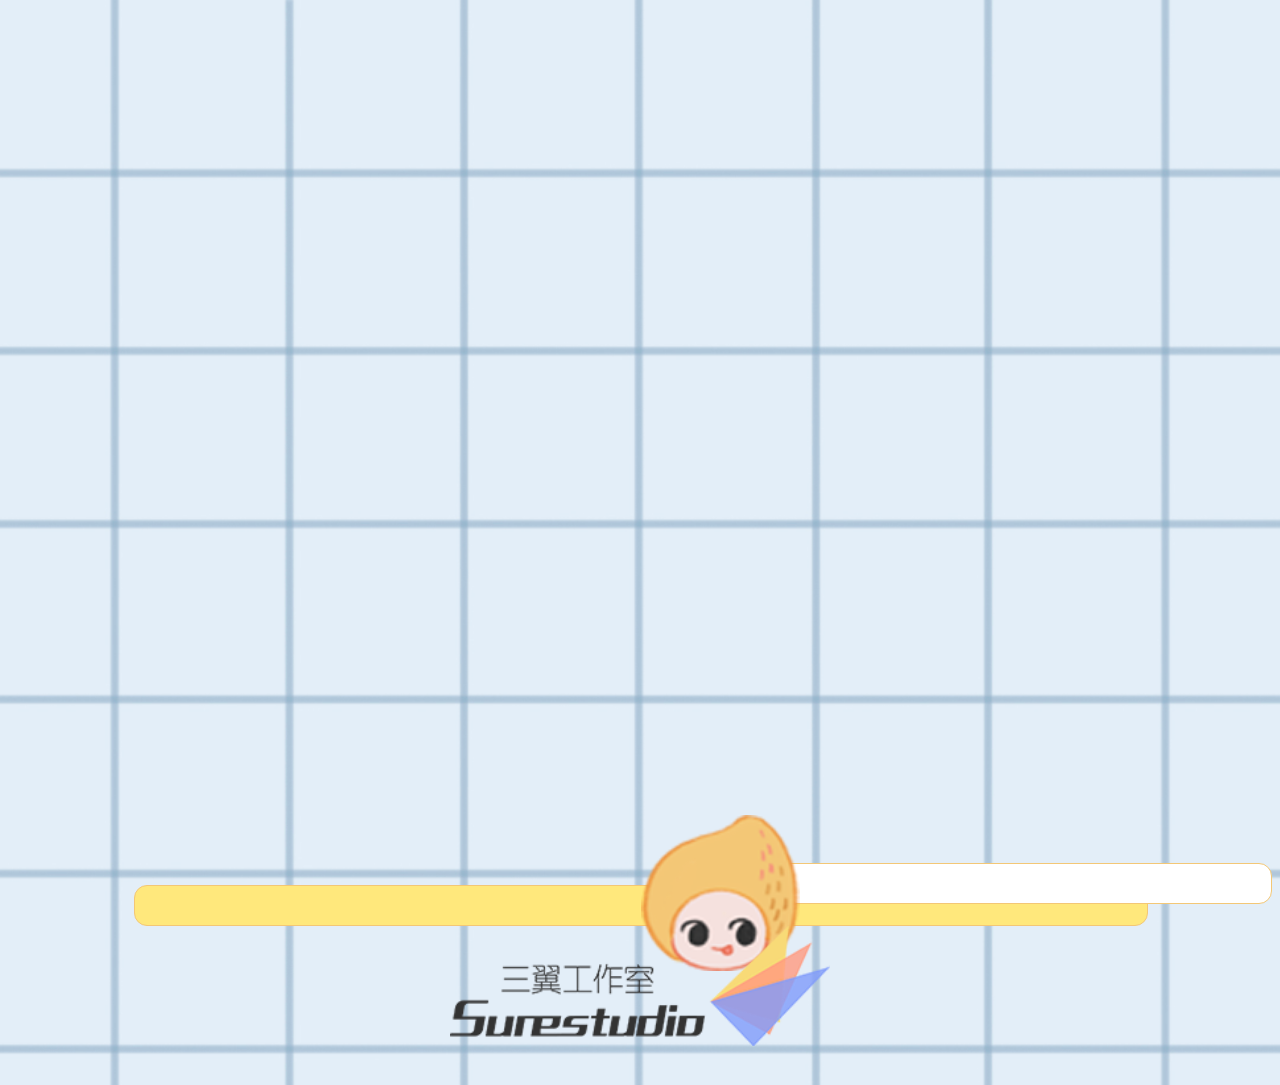
<file: index.html>
<!DOCTYPE html>
<html>
	<head>
		<meta charset="UTF-8">
		<title>加载页</title>
		<script src="https://code.jquery.com/jquery-1.11.1.min.js"></script>
		<meta name="viewport" content="width=device-width,initial-scale=1,minimum-scale=1,maximum-scale=1,user-scalable=no" />
		<link rel="stylesheet" type="text/css" href="css/public.css"/>
	</head>
	<style type="text/css">
		body{
			background:url(img/背景.png)	;
			background-size:100%;
			}
		.middle{
			width:80%;
			height:0.3rem;
			border:1px solid rgb(243,199,118);
			background:rgb(255,232,124);
			border-radius:0.1rem;
			margin:70% 0 0 10%;
		}	
		.people{
			width:35%;	
			margin:-7% 0 0 50%;		
			animation:move 3s 0s infinite;
			-webkit-animation:move 3s 0s infinite;
			transform-origin:bottom;
			-webkit-transform-origin:bottom;
		}
		.people img{
			width:45%;	
		}
		@keyframes move
		{0%, 65%{-webkit-transform:rotate(0deg);
				transform:rotate(0deg);
				}
			70% {
				-webkit-transform:rotate(6deg);
				transform:rotate(6deg);
				}
			75% {
				-webkit-transform:rotate(-6deg);
				transform:rotate(-6deg);
				}
			80% {
				-webkit-transform:rotate(6deg);
				transform:rotate(6deg);
				}
			85% {
				-webkit-transform:rotate(-6deg);
				transform:rotate(-6deg);
				}
			90% {
				-webkit-transform:rotate(6deg);
				transform:rotate(6deg);
				}
			95% {
				-webkit-transform:rotate(-6deg);
				transform:rotate(-6deg);
				}
			100% {
				-webkit-transform:rotate(0deg);
				transform:rotate(0deg);
				}
			}
			
		.white{
			width:40%;
			height:0.3rem;
			border:1px solid rgb(243,199,118);
			background:white;
			border-radius:0.1rem;
			margin-top:-5%;
			float:right;
		}	
		.logo{
			text-align:center;
		}
		.logo img{
			width:30%;
		}
	</style>
	<body>
		<div class="middle">
			<div class="people"><img src="img/icon-我的信息.png"/></div>								
		</div>
		<div class="white"></div>
		<div class="logo"><img src="img/logo与标准字.png"/></div>
			
		<script type="text/javascript">  
        $(document).ready(function () {  
			setTimeout(function(){ 
			location.href = "http://127.0.0.1:8020/zuoye5hezuo/shouye.html";
			},2000);
        });  
  		</script> 
	</body>
</html>
</file>
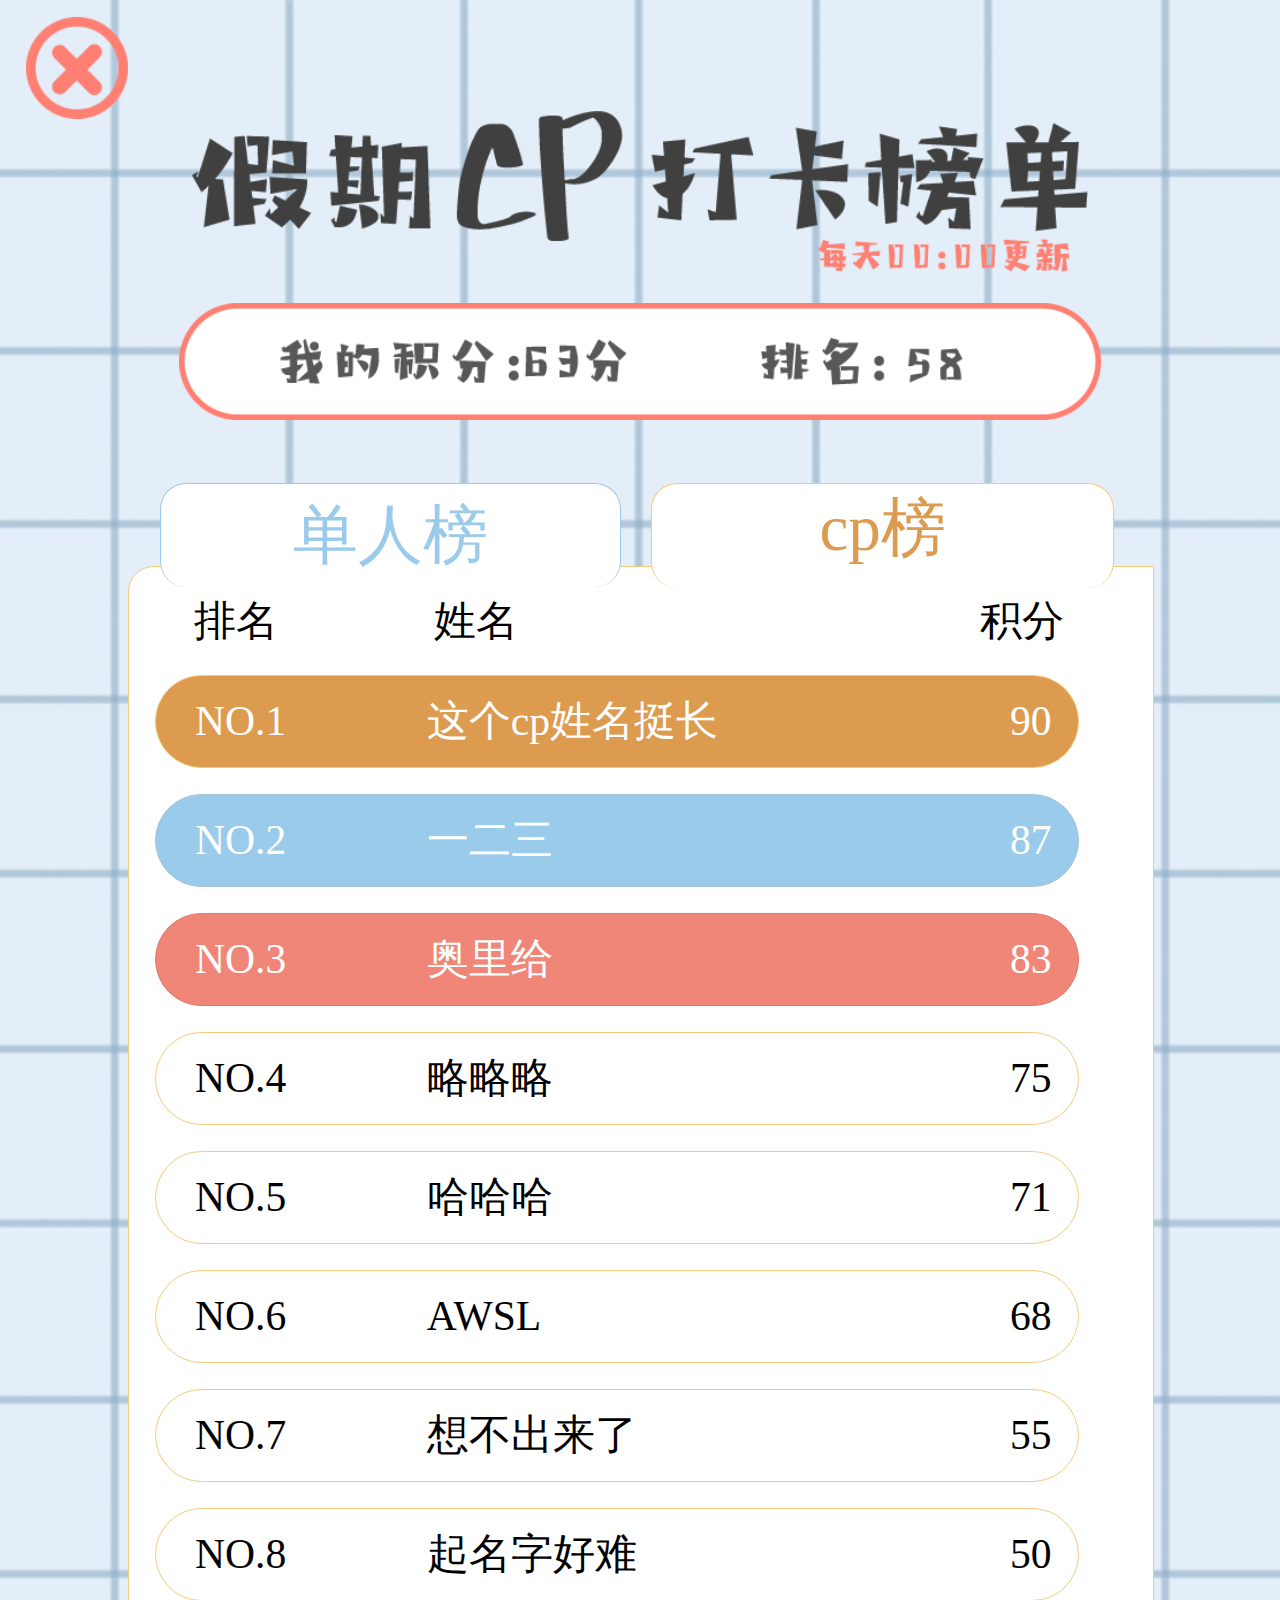
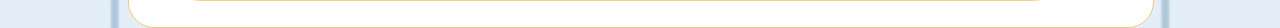
<file: 1-1.html>
<!DOCTYPE html>
<html>
	<head>
		<meta charset="UTF-8">
		<title>总榜单</title>
		<meta name="viewport" content="width=device-width,initial-scale=1,minimum-scale=1,maximum-scale=1,user-scalable=no" />
		<link rel="stylesheet" type="text/css" href="css/public.css"/>
		<link rel="stylesheet" type="text/css" href="css/1-1.css"/>
	</head>
	
	<body>
		<a  href="shouye.html" ><img class="error" src="img/button-关闭.png"/></a>
		<div class="banner"><img src="img/标题1-1.png"/></div>
		<div class="jifen"><img src="img/我的积分.png"/></div>
		<div id="box1">
			<div class="content">
				<div class="title"><span class="rank">排名</span><span class="name">姓名</span><span class="num">积分</span>	</div>				
				<div class="a"><span class="first">NO.1</span><span class="second">这个cp姓名挺长</span><span class="third">90</span>	</div>
				<div class="b"><span class="first">NO.2</span><span class="second">一二三</span><span class="third">87</span></div>
				<div class="c"><span class="first">NO.3</span><span class="second">奥里给</span><span class="third">83</span></div>
				<div class="d"><span class="first">NO.4</span><span class="second">略略略</span><span class="third">75</span></div>
				<div class="d"><span class="first">NO.5</span><span class="second">哈哈哈</span><span class="third">71</span></div>
				<div class="d"><span class="first">NO.6</span><span class="second">AWSL</span><span class="third">68</span></div>
				<div class="d"><span class="first">NO.7</span><span class="second">想不出来了</span><span class="third">55</span></div>
				<div class="d"><span class="first">NO.8</span><span class="second">起名字好难</span><span class="third">50</span></div>			
			</div>
			<div id="cp">cp榜</div>
			<input  type="button" id="danren" value="单人榜">	
		</div>		
		<script type="text/javascript">
		var danren=document.getElementById('danren');
		var cp=document.getElementById('cp');
		var yellow=document.getElementById('box1');	
		danren.onclick=function(){
			yellow.style.borderColor='#9bcbea';
		}
		cp.onclick=function(){
			yellow.style.borderColor='#f3c776';
		}
		</script>
	</body>
</html>
</file>
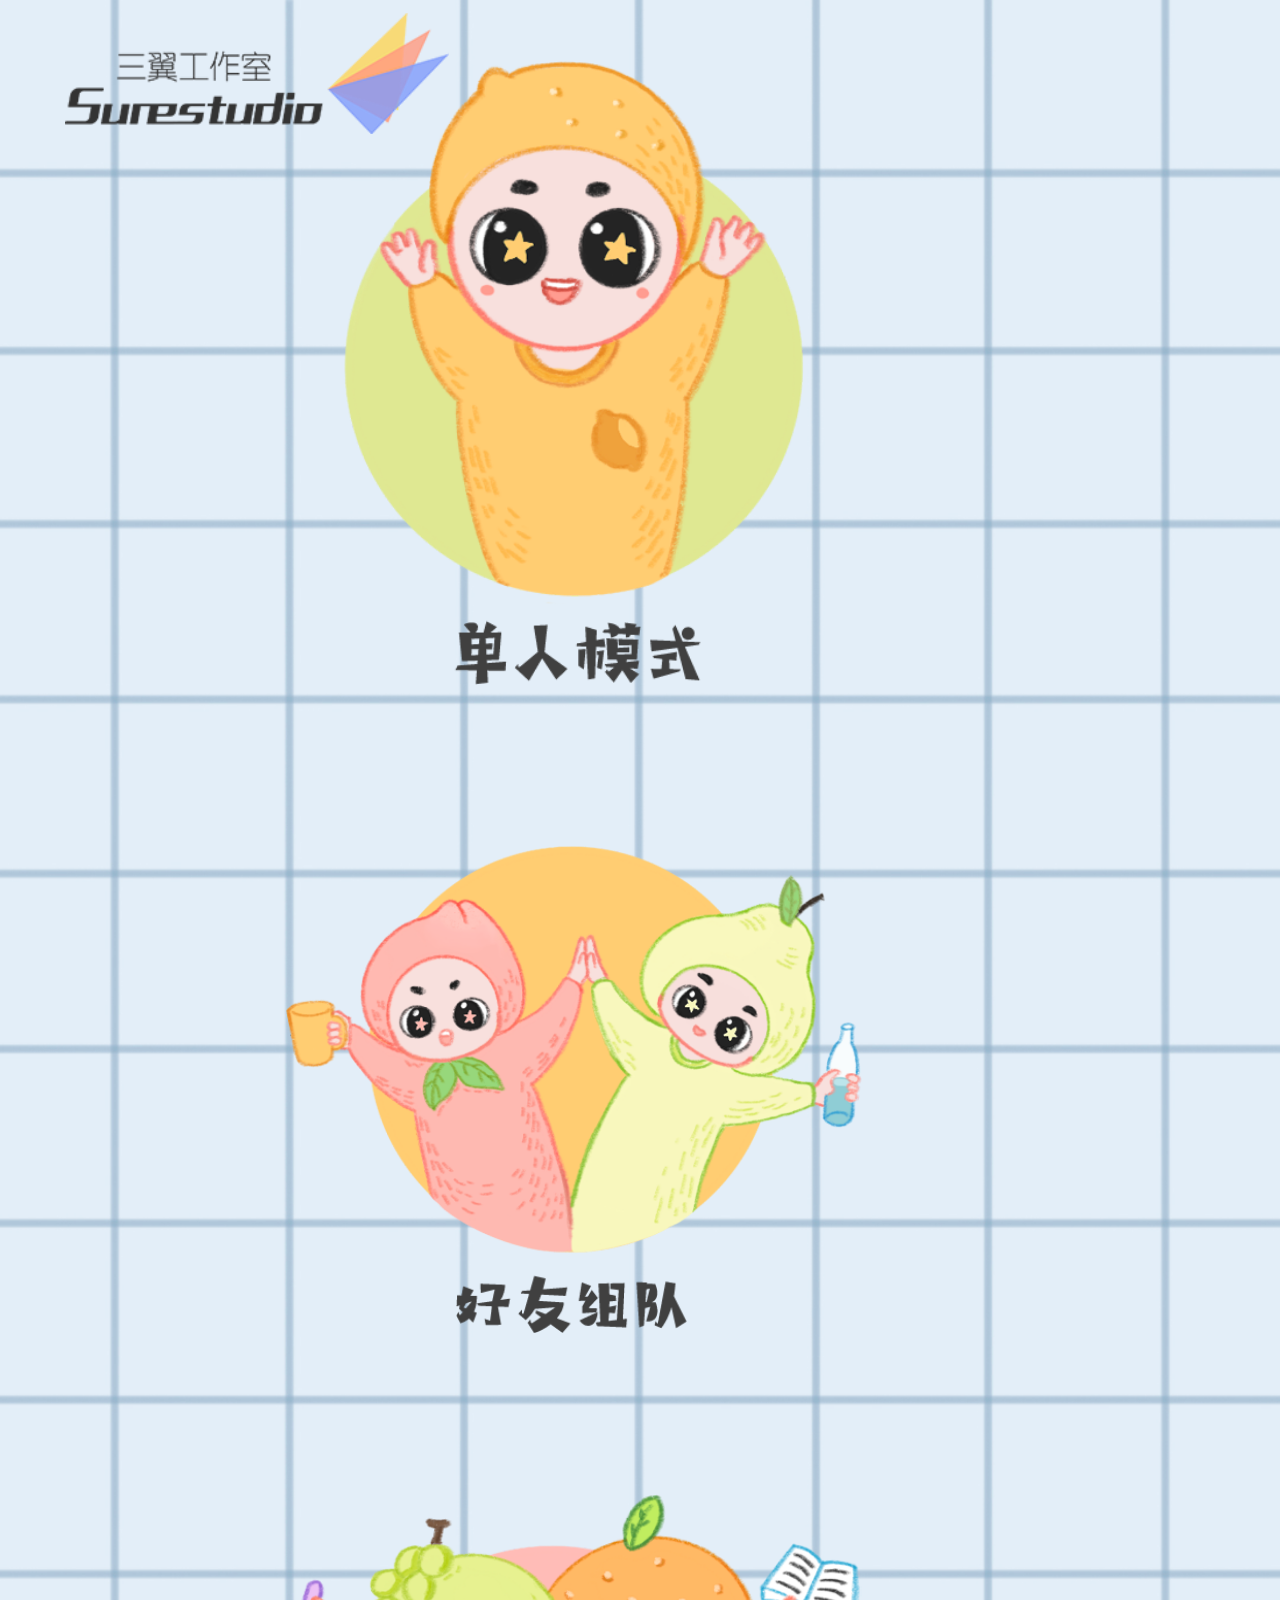
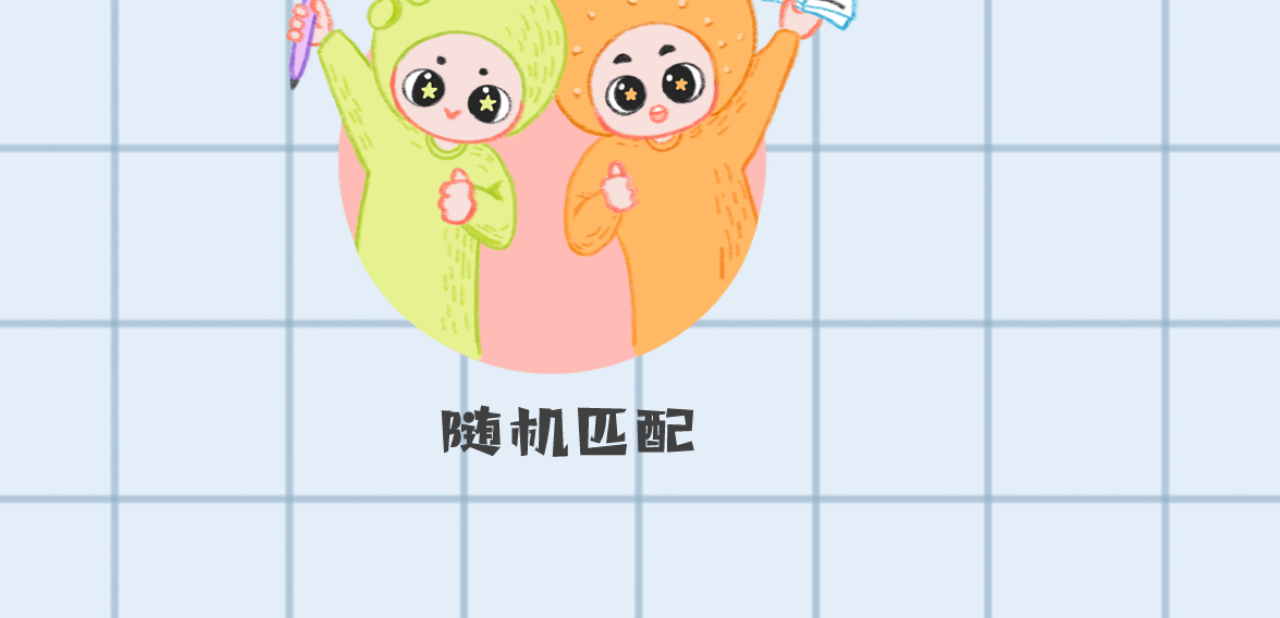
<file: choose.html>
<!DOCTYPE html>
<html>
	<head>
		<meta charset="utf-8" />
		<meta name="viewport" content="width=device-width,initial-scale=1,minimum-scale=1,maximum-scale=1,user-scalable=no" />
		<title>移动端</title>
		<link rel="stylesheet" type="text/css" href="css/choose.css"/>
		<link rel="stylesheet" type="text/css" href="css/public.css"/>
	</head>
	<body>
		<div class="logo"><img src="img/logo与标准字.png"/></div>					
		<div class="content">
			<ul>
				<li class="box1">
					<a href="danren.html">
						<img  id="one" src="img/单人模式.png"/>
						
					</a>
					<img id="first" src="img/单人模式点击效果.png"/ style="width:0.6rem">
				</li>
				<li class="box2">
					<a href="haoyou.html">
						<img id="two" src="img/好友组队.png"/>
					</a>
					<img  id="second" src="img/好友组队点击效果.png"/ style="width:0.75rem">

				</li>
				<li class="box3">
					<a href="pipei.html">
						<img id="three" src="img/随机匹配.png"/>
					</a>
					<img id="third" src="img/随机匹配点击效果.png"/ style="width:0.6rem">
				</li>
			</ul>
			
		</div>
		<script type="text/javascript">
			var one=document.getElementById('one');
			var two=document.getElementById('two');
			var three=document.getElementById('three');
			var first=document.getElementById('first');
			var second=document.getElementById('second');
			var third=document.getElementById('third');
			one.onclick=function(){
				first.style.display='block';
			}
			two.onclick=function(){
				second.style.display='block';
			}
			three.onclick=function(){
				third.style.display='block';
			}
		</script>
	</body>
</html>
</file>
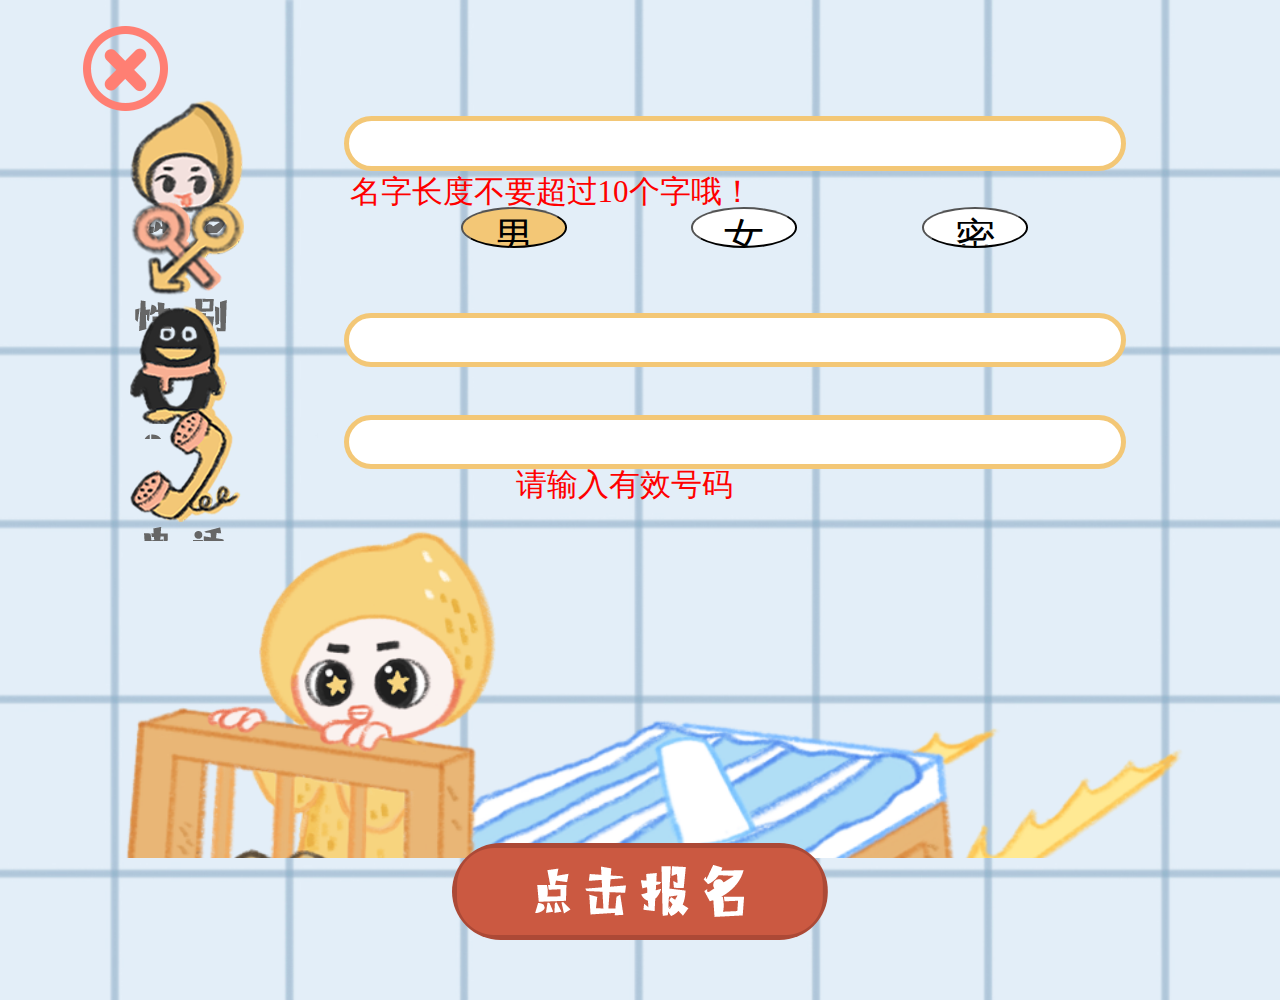
<file: danren.html>
<!DOCTYPE html>
<html>
	<head>
		 <link rel="stylesheet" type="text/css" href="css/danren.css"/>
		<meta charset="utf-8">
		<title></title>
	</head>
	<body>
	<div class="BIG_DIV">
		<a href="choose.html" class="button"></a>
		<div class="pic_1"></div>
		<input type="text" name="name" class="username">
		<div class="pic_2"></div>
		<input type="button" value="男" class="man">
		<input type="button" value="女" class="woman">
		<input type="button" value="密" class="mi">
		<div class="pic_3"></div>
		<input type="number" name="QQ" class="QQ">
		<div class="pic_4"></div>
		<input type="number" name="PHONE" class="PHONE">
		<div class="chahua"></div>
		<p class="tips_one">名字长度不要超过10个字哦！</p>
		<p class="tips_two">请输入有效号码</p>
		<div class="send">
			<a href="报名成功弹框.html" class="bit_send"></a>
		</div>
	</div>
	</body>
</html>
</file>
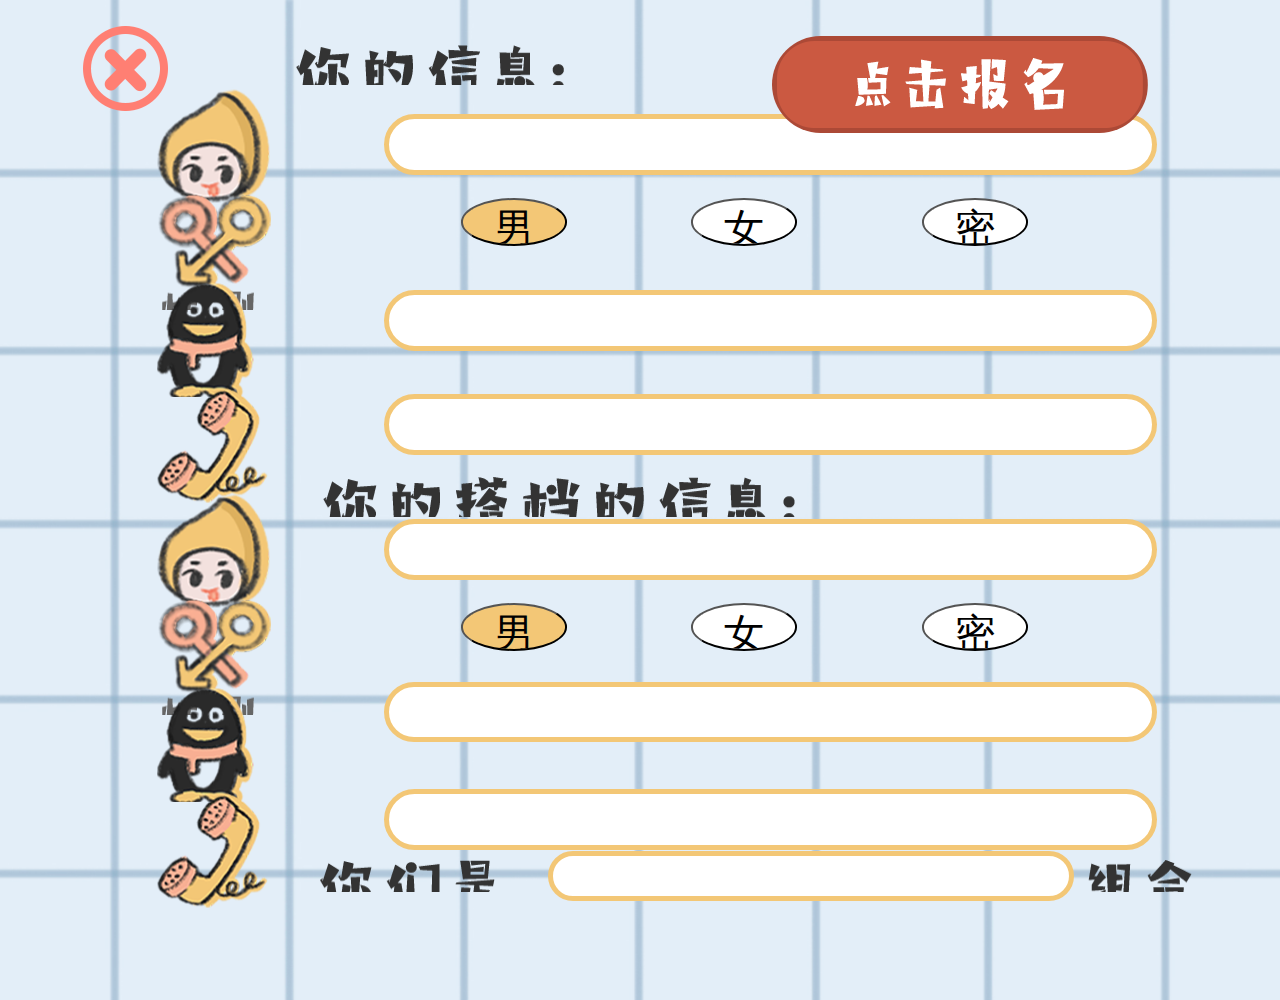
<file: haoyou.html>
<!DOCTYPE html>
<html>
	<head>
		 <link rel="stylesheet" type="text/css" href="css/haoyou.css"/>
		<meta charset="utf-8">
		<title></title>
	</head>
	<body>
		<div class="BIG">
			<a href="choose.html" class="button"></a>
			<input type="button" value="男" class="man">
			<input type="button" value="女" class="woman">
			<input type="button" value="密" class="mi">
			<input type="button" value="男" class="man2">
			<input type="button" value="女" class="woman2">
			<input type="button" value="密" class="mi2">
			<div class="your_information"></div>
			<div class="pic_first">
				<div class="pic_1"></div>
				<input type="text" name="name" class="username">
				<div class="pic_2"></div>
				<div class="pic_3"></div>
				<input type="number" name="QQ" class="QQ">
				<div class="pic_4"></div>
				<input type="number" name="PHONE" class="PHONE">
			</div>
			<div class="your_mate"></div>
			<div class="pic_second">
				<div class="pic_5"></div>
				<input type="text" name="name" class="username2">
				<div class="pic_6"></div>
				<div class="pic_7"></div>
				<input type="number" name="QQ" class="QQ2">
				<div class="pic_8"></div>
				<input type="number" name="PHONE" class="PHONE2">
			</div>
			<input type="text" class="team">
			<div class="you_are"></div>
			<div class="content"></div>
			<div class="send">
				<a href="报名成功弹框.html" class="bit_send"></a>
			</div>
		</div>

	</body>
</html>
</file>
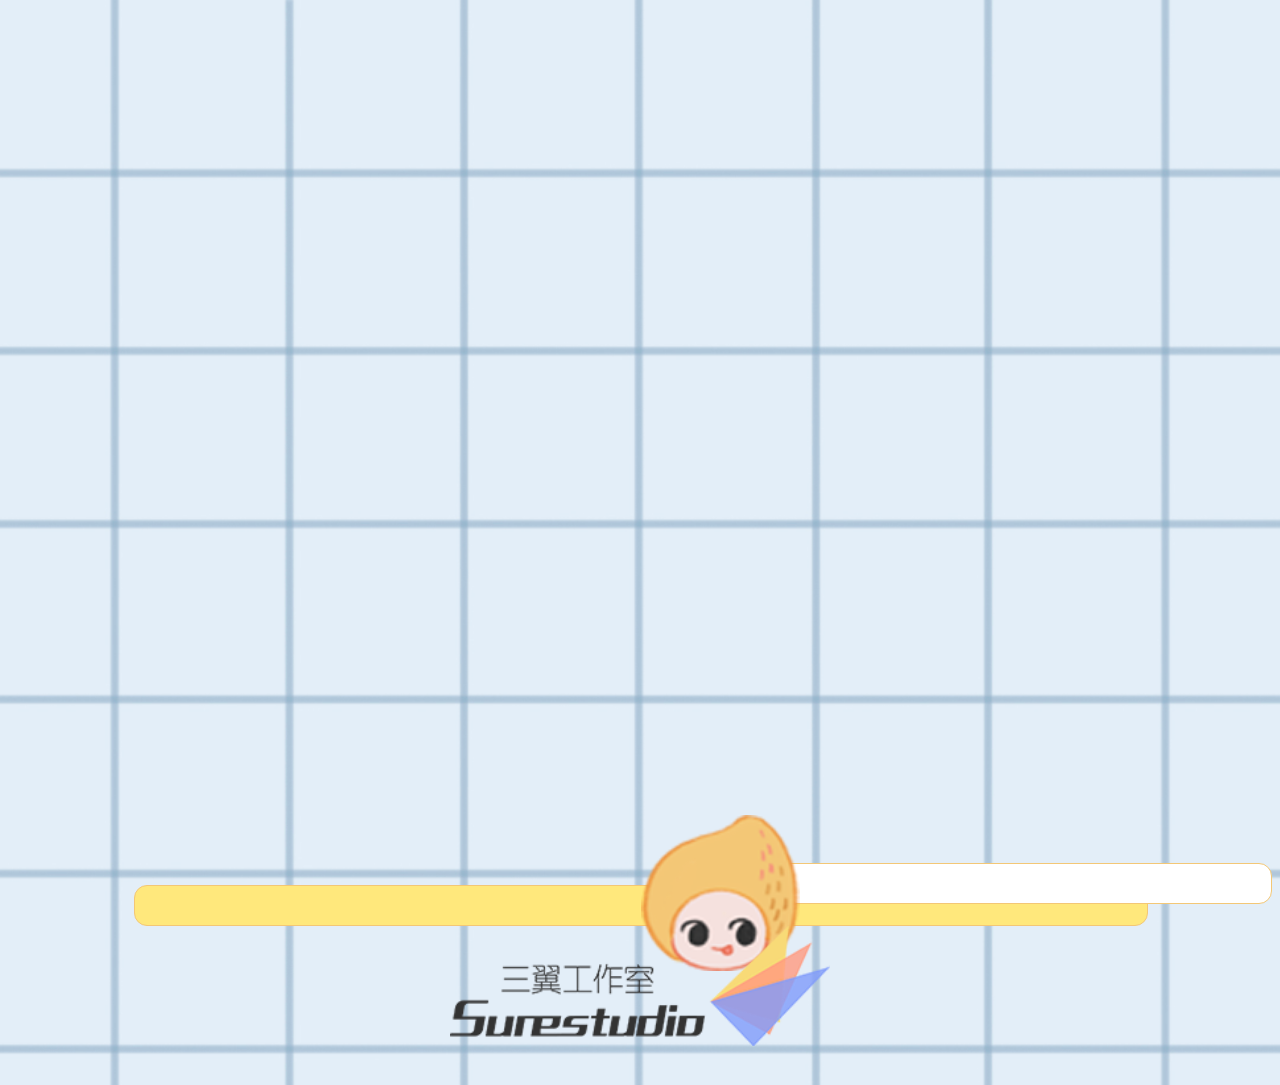
<file: jiazaiye.html>
<!DOCTYPE html>
<html>
	<head>
		<meta charset="UTF-8">
		<title>加载页</title>
		<script src="https://code.jquery.com/jquery-1.11.1.min.js"></script>
		<meta name="viewport" content="width=device-width,initial-scale=1,minimum-scale=1,maximum-scale=1,user-scalable=no" />
		<link rel="stylesheet" type="text/css" href="css/public.css"/>
	</head>
	<style type="text/css">
		body{
			background:url(img/背景.png)	;
			background-size:100%;
			}
		.middle{
			width:80%;
			height:0.3rem;
			border:1px solid rgb(243,199,118);
			background:rgb(255,232,124);
			border-radius:0.1rem;
			margin:70% 0 0 10%;
		}	
		.people{
			width:35%;	
			margin:-7% 0 0 50%;		
			animation:move 3s 0s infinite;
			-webkit-animation:move 3s 0s infinite;
			transform-origin:bottom;
			-webkit-transform-origin:bottom;
		}
		.people img{
			width:45%;	
		}
		@keyframes move
		{0%, 65%{-webkit-transform:rotate(0deg);
				transform:rotate(0deg);
				}
			70% {
				-webkit-transform:rotate(6deg);
				transform:rotate(6deg);
				}
			75% {
				-webkit-transform:rotate(-6deg);
				transform:rotate(-6deg);
				}
			80% {
				-webkit-transform:rotate(6deg);
				transform:rotate(6deg);
				}
			85% {
				-webkit-transform:rotate(-6deg);
				transform:rotate(-6deg);
				}
			90% {
				-webkit-transform:rotate(6deg);
				transform:rotate(6deg);
				}
			95% {
				-webkit-transform:rotate(-6deg);
				transform:rotate(-6deg);
				}
			100% {
				-webkit-transform:rotate(0deg);
				transform:rotate(0deg);
				}
			}
			
		.white{
			width:40%;
			height:0.3rem;
			border:1px solid rgb(243,199,118);
			background:white;
			border-radius:0.1rem;
			margin-top:-5%;
			float:right;
		}	
		.logo{
			text-align:center;
		}
		.logo img{
			width:30%;
		}
	</style>
	<body>
		<div class="middle">
			<div class="people"><img src="img/icon-我的信息.png"/></div>								
		</div>
		<div class="white"></div>
		<div class="logo"><img src="img/logo与标准字.png"/></div>
			
		<script type="text/javascript">  
        $(document).ready(function () {  
			setTimeout(function(){ 
			location.href = "http://127.0.0.1:8020/zuoye5hezuo/index.html";
			},2000);
        });  
  		</script> 
	</body>
</html>
</file>
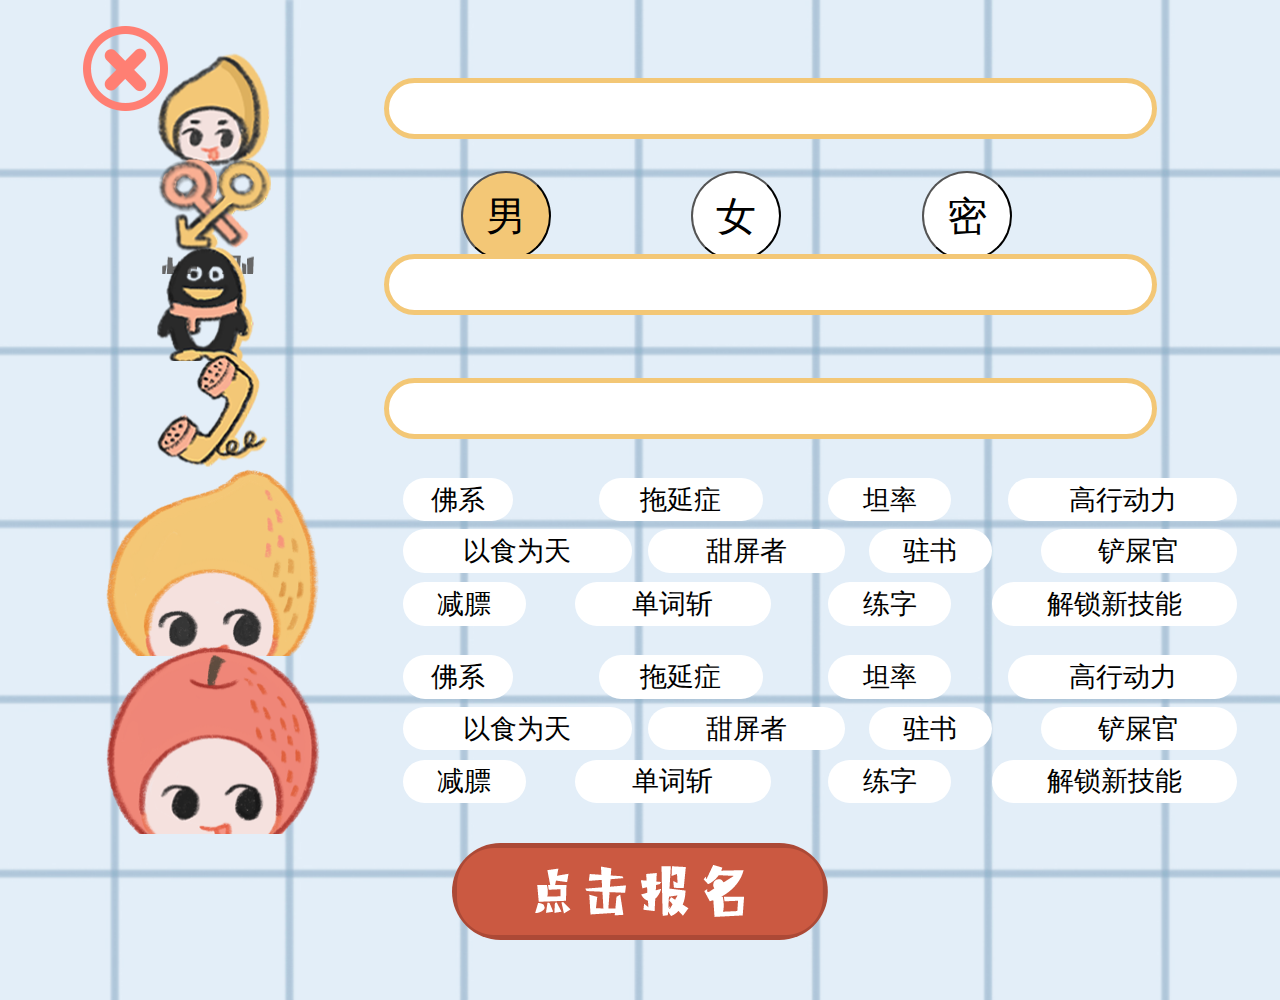
<file: pipei.html>
<!DOCTYPE html>
<html>
	<head>
		<meta charset="utf-8">
		<link rel="stylesheet" type="text/css" href="css/pipei.css"/>
		<title></title>
	</head>
	<body>
		<div class="BIG">
			<a href="choose.html" class="button"></a>
			<input type="button" value="男" class="man">
			<input type="button" value="女" class="woman">
			<input type="button" value="密" class="mi">
			<div class="your_information"></div>
			<div class="pic_first">
				<div class="pic_1"></div>
				<input type="text" name="name" class="username">
				<div class="pic_2"></div>
				<div class="pic_3"></div>
				<input type="number" name="QQ" class="QQ">
				<div class="pic_4"></div>
				<input type="number" name="PHONE" class="PHONE">
			</div>
			<div class="main"></div>
			<div class="key1">
				<button class="btn" id="fo">佛系</button>
				<button class="btn" id="tuo">拖延症</button>
				<button class="btn" id="tank">坦率</button>
				<button class="btn" id="gao">高行动力</button>
				<button class="btn" id="eat">以食为天</button>
				<button class="btn" id="dog">甜屏者</button>
				<button class="btn" id="book">驻书</button>
				<button class="btn" id="shit">铲屎官</button>
				<button class="btn" id="fat">减膘</button>
				<button class="btn" id="word">单词斩</button>
				<button class="btn" id="zi">练字</button>
				<button class="btn" id="skill">解锁新技能</button>
			</div>
			<div class="your_partner"></div>
			<div class="key2">
				<button class="btn" id="fo">佛系</button>
				<button class="btn" id="tuo">拖延症</button>
				<button class="btn" id="tank">坦率</button>
				<button class="btn" id="gao">高行动力</button>
				<button class="btn" id="eat">以食为天</button>
				<button class="btn" id="dog">甜屏者</button>
				<button class="btn" id="book">驻书</button>
				<button class="btn" id="shit">铲屎官</button>
				<button class="btn" id="fat">减膘</button>
				<button class="btn" id="word">单词斩</button>
				<button class="btn" id="zi">练字</button>
				<button class="btn" id="skill">解锁新技能</button>
			</div>
			<div class="send">
				<a href="报名成功弹框.html" class="bit_send"></a>
			</div>
		</div>
	</body>
</html>
</file>
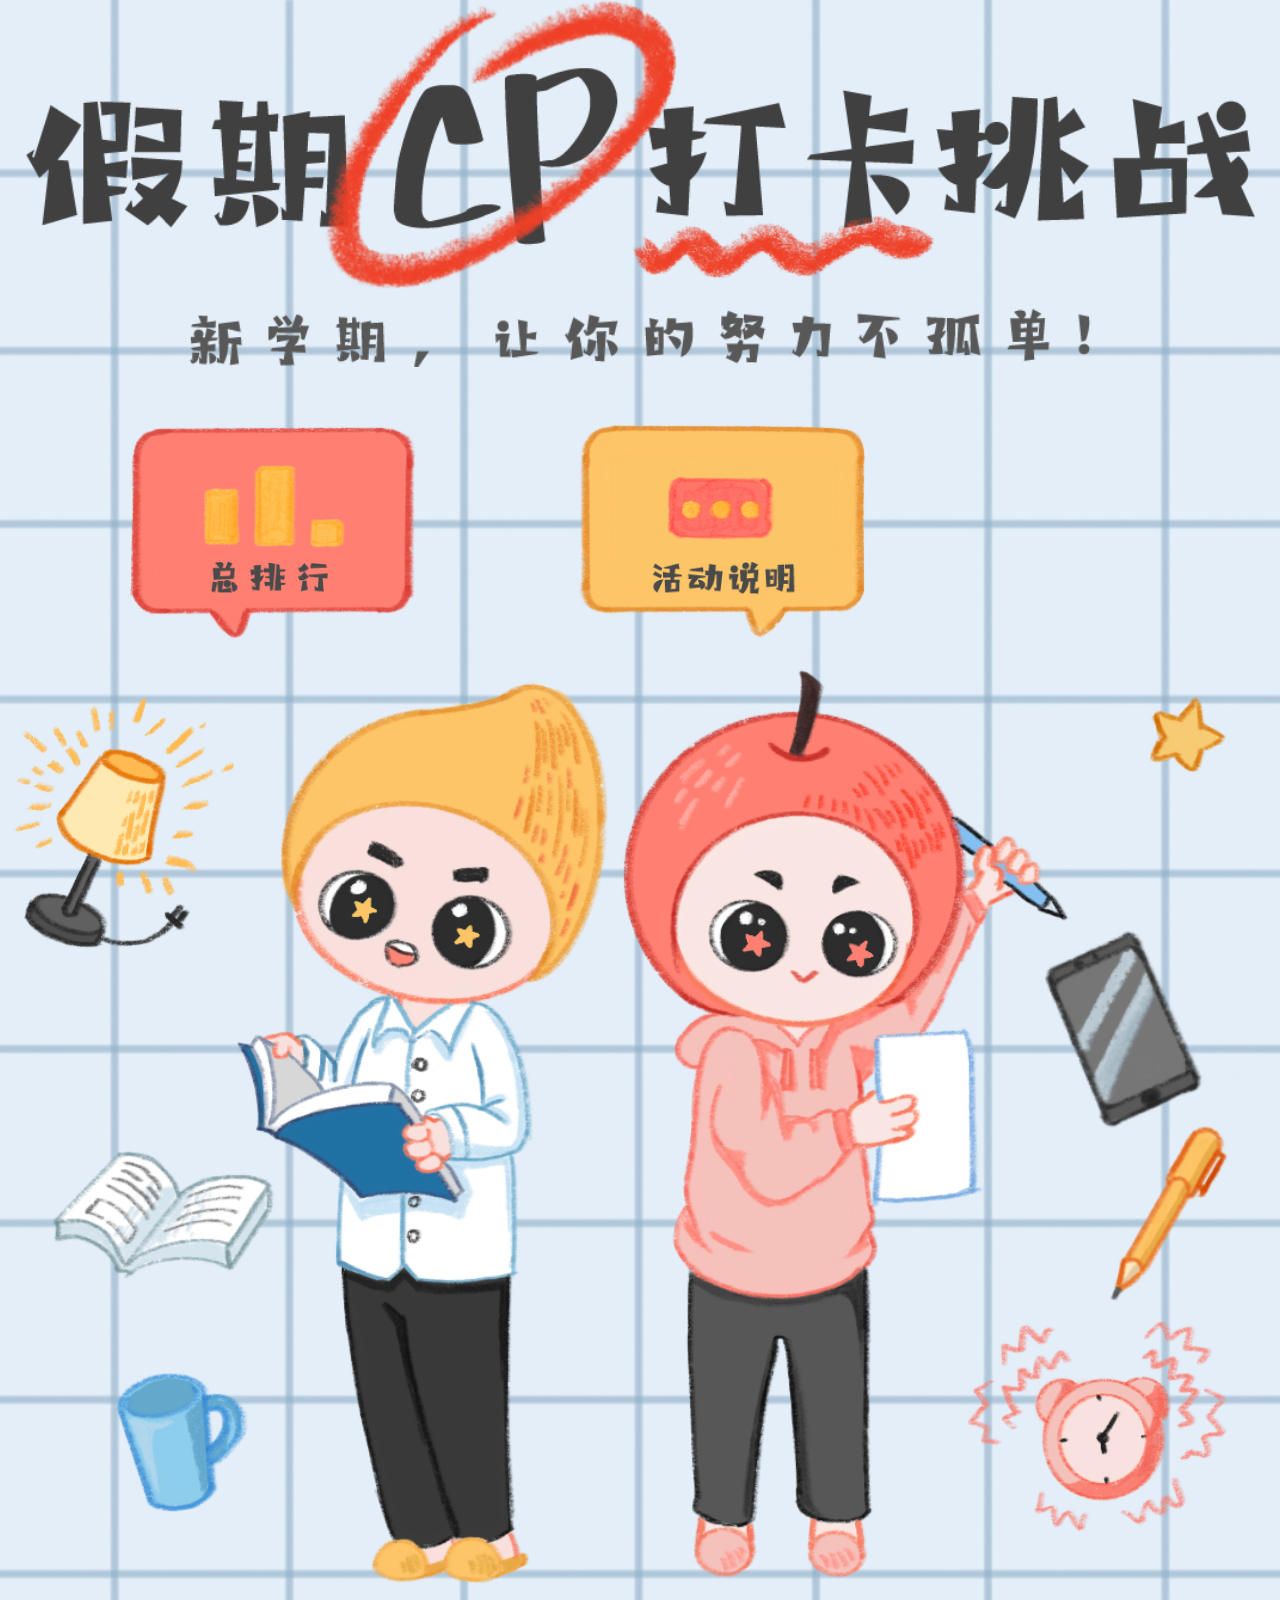
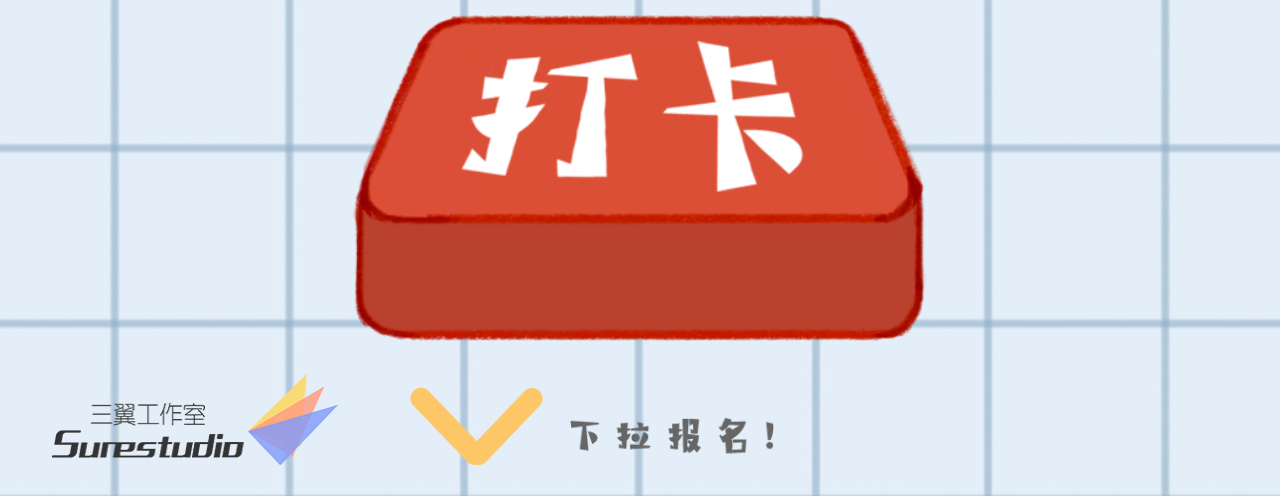
<file: shouye.html>
<!DOCTYPE html>
<html>
	<head>
		<meta charset="UTF-8">
		<meta name="viewport" content="width=device-width,initial-scale=1,minimum-scale=1,maximum-scale=1,user-scalable=no" />
		<link rel="stylesheet" type="text/css" href="css/public.css"/>
		<link rel="stylesheet" type="text/css" href="css/shouye.css"/>
		<title>首页</title>
	</head>
	<body>
		<div class="banner"><img src="img/标题.png"/></div>
		<div class="two">
			<a href="1-1.html" ><img class="first" src="img/button-总排行.png"/></a>
			<a href = "javascript:void(0)" onclick="document.getElementById('light').style.display='block';document.getElementById('yinying').style.display='block'">
				<img class="second" src="img/button-活动说明.png"/>
			</a>
			<div id="light" class="mini-content">
				<a href="javascript:void(0)" onclick="document.getElementById('light').style.display='none';document.getElementById('yinying').style.display='none'"><img  class="error" src="img/button-关闭.png"/></a><span class="line">活动说明</span><br />				
				1.本次打卡活动中，单人&双人的打卡模式随意pick~!<br />
				2.单人模式随心所欲，双人模式可以邀请自己的好友，也可以根据个性标签匹配日标相似的校友，共同完成打卡。仅一次匹配机会，匹配名单将在打卡群公布~<br />
				3.打卡分为早起打卡与自定义任务打卡，早起打卡在该平台，打卡交流群用于自定义任务打卡。<br />
				4.早起打卡和自定义任务打卡均可获得相应的积分。每天完成自定义任务后需上传打卡照片至打卡群相册，我们将根据积分制度，于上午十点在平台上为你更新积分排名榜，记录你15天持之以恒的努力。
				进入打卡交流Q群XXXXX,开始你的打卡之旅吧!
			</div>		
		</div>
		<div class="back" id="yinying"></div>	
		<div class="content">
			<div class="chahua"><img src="img/插画.png"/></div>
			<div class="deng"><img src="img/插件-台灯.png"/></div>
			<div class="book"><img src="img/插件-书.png"/></div>
			<div class="cup"><img src="img/插件-杯子.png"/></div>
			<div class="star"><img src="img/插件-星星.png"/></div>
			<div class="phone"><img src="img/插件-手机.png"/></div>
			<div class="pen"><img src="img/插件-笔.png"/></div>
			<div class="clock"><img src="img/插件-闹钟.png"/></div>
		</div>
		<div id="button">
			<a href="打卡.html">
				<img src="img/button-打卡.png"/>
			</a>
			<div id="F"><img src="img/好友组队点击效果.png"/></div>		
			<div id="S"><img src="img/好友组队点击效果.png"/></div>
			<div id="T"><img src="img/好友组队点击效果.png"/></div>						
		</div>
		<div class="footer">
			<img class="logo" src="img/logo与标准字.png"/>				
			<a href="choose.html">
				<img class="jiantou" src="img/插件-下拉提示.png"/>
			</a>			
		</div>
		<script type="text/javascript">
			var first=document.getElementById('F');
			var second=document.getElementById('S');
			var third=document.getElementById('T');
			button.onclick=function(){
				first.style.display='block';
				second.style.display='block';
				third.style.display='block';
			}
		</script>
		
	</body>
</html>
</file>
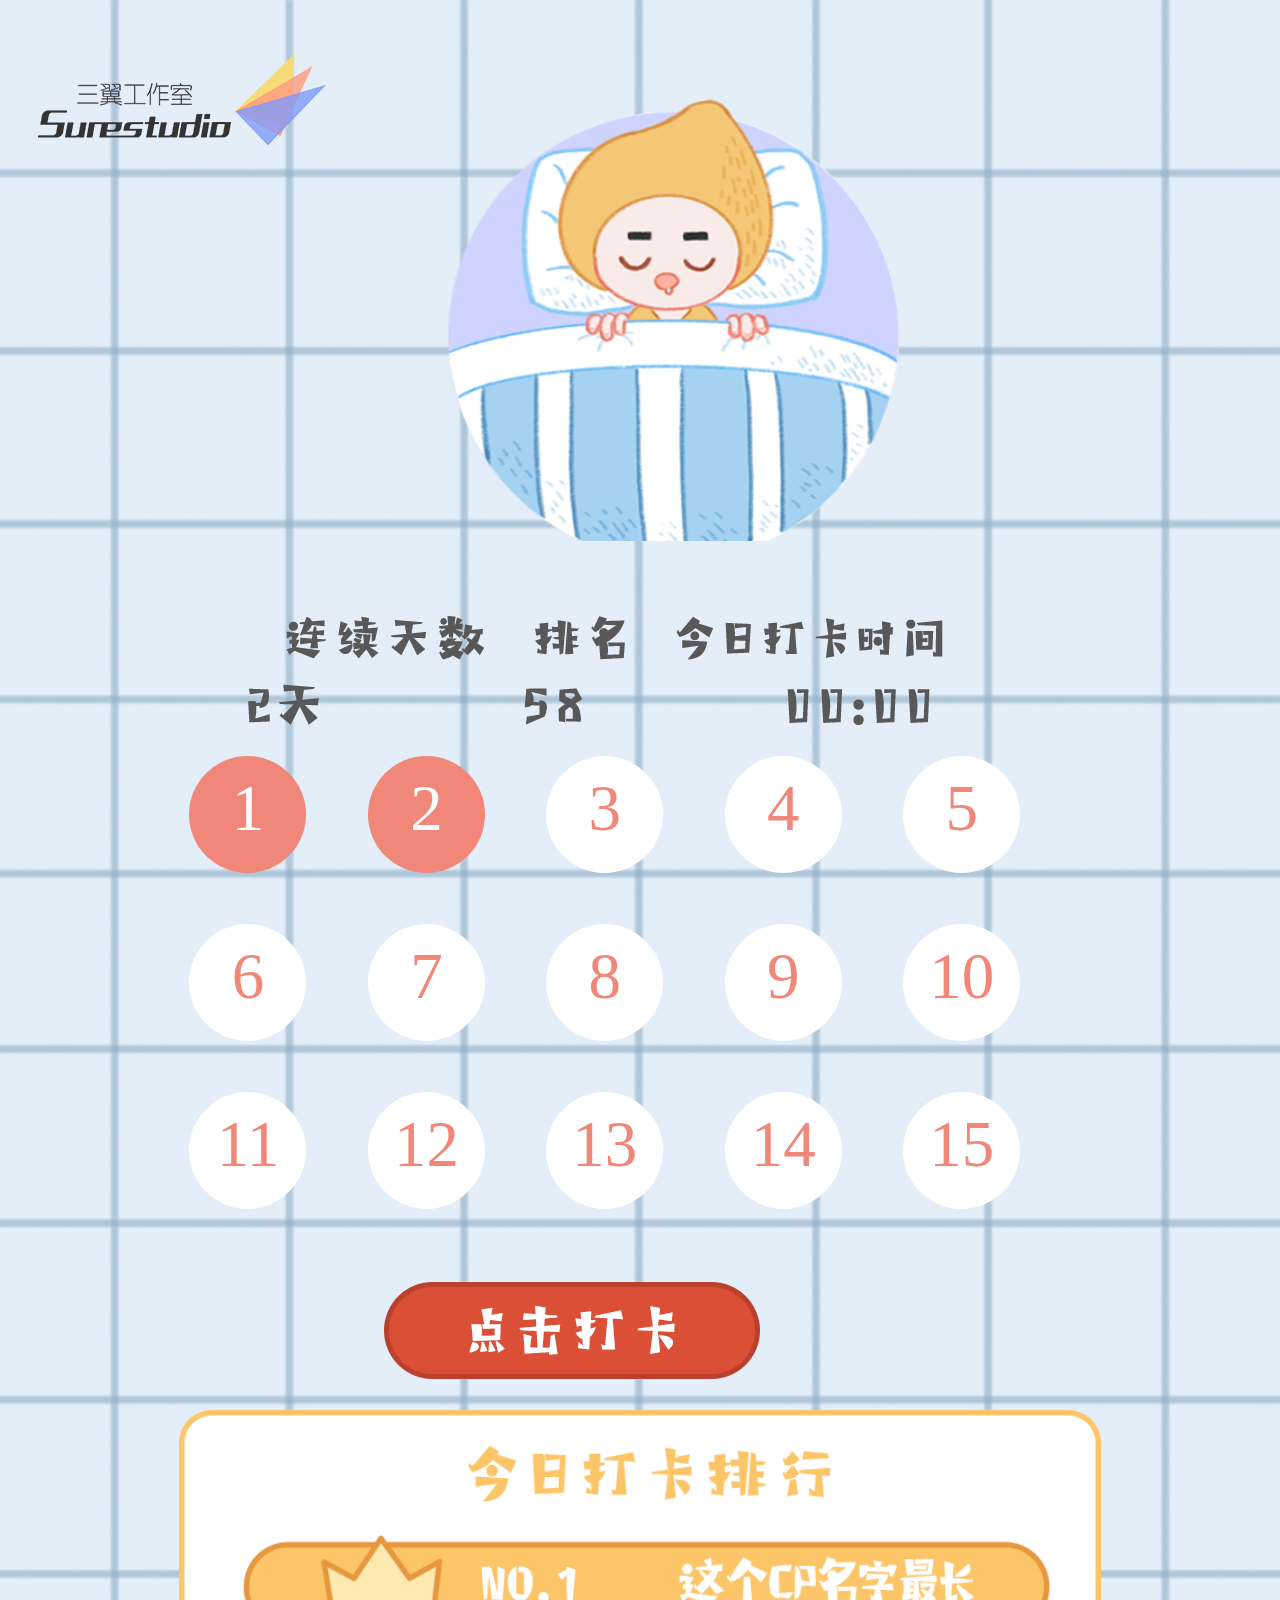
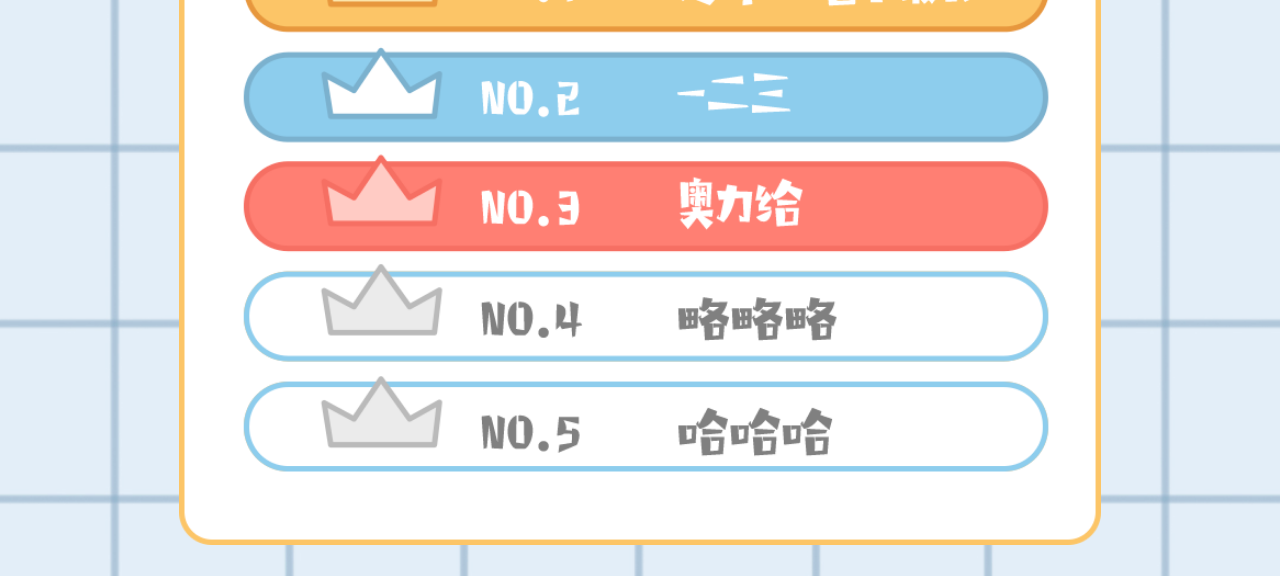
<file: 打卡.html>
<!DOCTYPE html>
<html>
	<head>
		<meta charset="UTF-8">
		<link rel="stylesheet" type="text/css" href="css/daka.css"/>
		<link rel="stylesheet" type="text/css" href="css/public.css"/>
		<title>打卡</title>
	</head>
	<body>
		<div class="BIG">		
		<div class="logo"><img src="img/logo与标准字.png"/></div>
		<div class="pic" id="chahua"></div>
		<div class="content">
			<div class="title">
				<span class="a"><img src="img/连续天数.png"/></span><span class="b"><img src="img/排名.png"/></span><span class="c"><img src="img/今日打卡时间.png"/></span><br />
			</div>
			<div class="data">
				<span class="d"><img src="img/2天.png"/></span><span class="e"><img src="img/58.png"/></span><span class="f"><img src="img/00_00.png"/></span>
			</div>
			<div class="datas">
				<ul>
					<li class="circle" id="first">1</li>
					<li class="circle" id="second">2</li>
					<li class="circle">3</li>
					<li class="circle">4</li>
					<li class="circle">5</li>
				</ul>
				<ul>
					<li class="circle">6</li>
					<li class="circle">7</li>
					<li class="circle">8</li>
					<li class="circle">9</li>
					<li class="circle">10</li>
				</ul>
				<ul>
					<li class="circle">11</li>
					<li class="circle">12</li>
					<li class="circle">13</li>
					<li class="circle">14</li>
					<li class="circle">15</li>
				</ul>
			</div>
			<div class="button" id="daka"><img src="img/打卡buton.png"/></div>
			<div class="paiming"><img src="img/前五榜单.png"/></div>	
				
			
			
		</div>
		</div>	
		<script type="text/javascript">
			var daka=document.getElementById('daka');
			var chahua=document.getElementById('chahua')
			daka.onclick=function(){
				chahua.style.background="url(img/新建组.png)";
				chahua.style.backgroundSize="95%";
			}
		</script>
			
		
	</body>
</html>
</file>
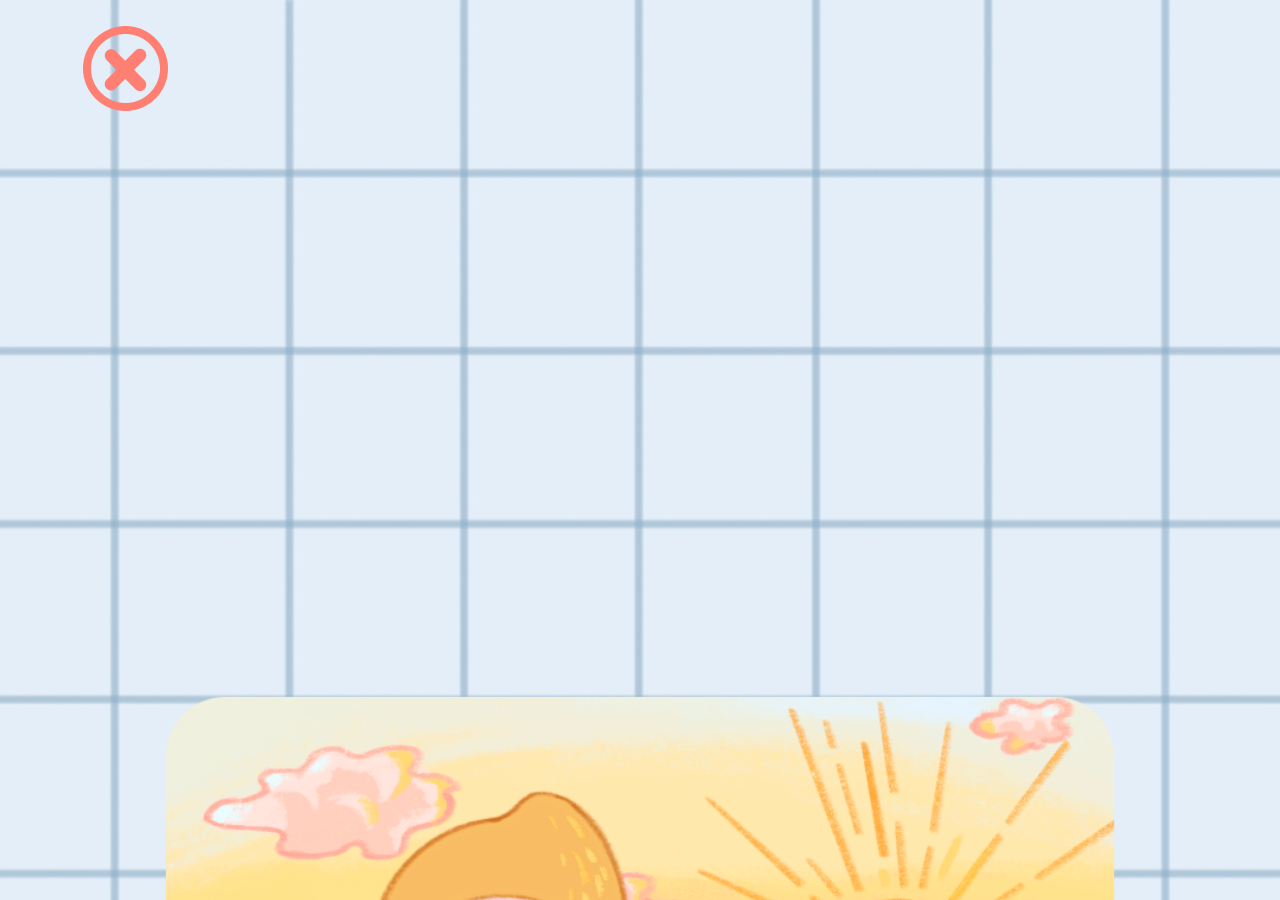
<file: 报名成功弹框.html>
<!DOCTYPE html>
<html>
	<head>
		<meta charset="utf-8">
		<title>报名成功！</title>
		<style>
			html body {
					height: 100%;
					background: url(img/报名成功弹窗.png);
					background-size:100% ;
					}
	        	.quit {
	        		width: 10.19%;
         			height: 10.19%;
					background: url(img/button-关闭.png)no-repeat;
		 			position: absolute;
		 			left: 6.5%;
					top: 2.9%;
					}
		</style>
	</head>
	<body>
		<a href="shouye.html" class="quit"></a>
	</body>
</html>
</file>
<file: css/public.css>
@media screen and (max-width: 374px) {
    html{
        font-size: 40px;
    }
}
@media screen and (min-width: 374px) and (max-width: 768px) {
    html{
        font-size:50px;
    }
}
@media screen and (min-width: 768px) and (max-width: 1024px) {
    html{
        font-size:100px;
    }
}
@media screen and (min-width: 1024px) {
    html{
        font-size:130px;
    }
}
</file>
<file: css/1-1.css>
*{
	margin:0;padding:0
}
body{
	background:url(../img/背景.png);
	background-size:100%;
}
.error{
	width:8%;
	margin-left:0.2rem;
}
.banner{
	text-align:center;
	margin-top:-0.3rem;
}
.banner img{
	width:70%;
}
.jifen{
	text-align:center;
}
.jifen img{
	width:72%;
	margin-bottom:14%;
}
#cp{
	width:45%;
	border:1px solid rgb(244,202,124);
	background:white;
	height:0.8rem;
	font-size:0.5rem;
	color:rgb(220,155,79);
	text-align:center;
	position: absolute;
	left:51%;
	top:-8%;
	border-bottom:none;
	border-radius:0.2rem;
}
#box1{
	width:80%;
	border:1px solid rgb(244,202,124);
	background:white;
	z-index:2;
	border-top-left-radius:0.2em;
	border-top-right-radius:0em;
	border-bottom-right-radius:0.2em;
	border-bottom-left-radius:0.2em;
	margin:-5% 0 0 10%;
	position:relative;
}
.content{
	width:90%;
	font-size:0.32rem;
	padding:0.2rem 0 0.2rem 0.5rem;
	position:relative;
}
.first{
	display: inline-block;
	margin-left:0.3rem;
}
.name{
	display:inline-block;
	margin-left:1.2rem;
}
.num{
	display:inline-block;
	margin-right:0.4rem;
	float:right;
}
.second{
	display:inline-block;
	margin-left:1.08rem;
}
.third{
	display:inline-block;
	margin-right:0.2rem;
	float:right;
}
.a{
	width:100%;
	height:0.7rem;
	border:1px solid rgb(243,199,118);
	background:rgb(220,155,79);
	border-radius:1rem;
	margin:0.2rem 0 0 -0.3rem;
	line-height:0.7rem;
	color:white;
}
.b{
	width:100%;
	height:0.7rem;
	border:1px solid rgb(164,195,215);
	background:rgb(155,203,234);
	border-radius:1rem;
	margin:0.2rem 0 0 -0.3rem;
	line-height:0.7rem;
	color:white;
}
.c{
	width:100%;
	height:0.7rem;
	border:1px solid rgb(229,119,105);
	background:rgb(239,134,120);
	border-radius:1rem;
	margin:0.2rem 0 0 -0.3rem;
	line-height:0.7rem;
	color:white;
}
.d{
	width:100%;
	height:0.7rem;
	border:1px solid rgb(244,202,124);
	border-radius:1rem;
	margin:0.2rem 0 0 -0.3rem;
	line-height:0.7rem;
}
#danren{
	width:45%;
	border:1px solid rgb(155,203,234);
	background:white;
	height:0.8rem;
	font-size:0.5rem;
	color:rgb(155,203,234);
	text-align:center;
	position: absolute;
	left:3%;
	top:-8%;
	border-bottom:none;
	border-radius:0.2rem;
}
</file>
<file: css/choose.css>
*{
	margin:0;padding:0
}
body{
	background:url(../img/背景.png);
	background-size:100%;
}
.logo{
	width:30%;	
	margin:0.1rem 0 0 0.5rem;
}
.logo img{
	width:100%;
}
.content{
	width:45%;
	margin:-0.8rem 0 0 2.2rem;
	text-align:center;
}
li{
	list-style-type: none;
}
.content a img {
	margin-bottom:1rem;
}
.box1{
	position:relative;
}
.box1 img{
	width:80%;
}
#first{
	position:absolute;
	height:0.6rem;
	top:-0.2rem;
	left:2.8rem;	
	display:none;
}
.box2{
	position:relative;
}
.box2 img{
	width:100%;
}
#second{
	position:absolute;
	height:0.4rem;
	top:-0.4rem;
	left:1.45rem;
	display:none;
}
.box3{
	position:relative;
}
.box3 img{
	width:100%;
}
#third{
	position:absolute;
	height:0.8rem;
	top:-0.6rem;
	left:1.6rem;
	display:none;
}
</file>
<file: css/danren.css>
* {margin: 0 auto;}
.BIG_DIV {width: 100%;
          height: 62.5rem;}
html body{
	height: 100%;
	background: url(../img/背景.png);
	background-size:100% ;
}
.button {width: 10.19%;
         height: 10.19%;
		 background: url(../img/button-关闭.png)no-repeat;
		 position: absolute;
		 left: 6.5%;
		 top: 2.9%;}
.pic_1 {width: 11.19%;
        height: 15%;
		position: absolute;
		background: url(../img/icon-姓名.png)no-repeat;
		left: 10.19%;
		top: 10.9375%;}
.pic_2 {width: 11.19%;
        height: 15%;
		position: absolute;
		background: url(../img/icon-性别.png)no-repeat;
		left: 10.19%;
		top: 22.3375%;}
.pic_3 {width: 11.19%;
        height: 15%;
		position: absolute;
		background: url(../img/QQ.png)no-repeat;
		left: 10.19%;
		top: 33.7375%;}
.pic_4 {width: 11.19%;
        height: 15%;
		position: absolute;
		background: url(../img/icon-电话.png)no-repeat;
		left: 10.19%;
		top: 45.1375%;}
.chahua {width: 85%;
         height: 47.25%;
		 position: absolute;
		 transform: translateX(-50%);
		 left: 50%;
		 top: 48.125%;
		 background: url(../img/插画2.png)no-repeat;
		 background-size:100% ;}
.username {width: 60%;
           height: 4.6875%;
		   background-color: #ffffff;
		   position: absolute;
		   top: 12.9375%;
		   left: 26.85%;
		   border-radius: 5rem;
		  font-size:2.5rem;
		   border: solid 0.3125rem #f3c776;
		   }
.QQ {width: 60%;
           height: 4.6875%;
		   background-color: #ffffff;
		   position: absolute;
		   top: 34.7375%;
		   left: 26.85%;
		   border-radius: 5rem;
		    font-size:2.5rem;
		   border: solid 0.3125rem #f3c776;
		   }
.PHONE {width: 60%;
           height: 4.6875%;
		   background-color: #ffffff;
		   position: absolute;
		   top: 46.1375%;
		   left: 26.85%;
		   border-radius: 5rem;
		    font-size:2.5rem;
		   border: solid 0.3125rem #f3c776;
		   }
.male {width: 9.26%;
       height: 5.20%;
	   position: absolute;
	   left: 34.72%;
	   top: 23.77%;
	   background-color: yellow;

;}

.female {width: 9.26%;
       height: 5.20%;
	   position: absolute;
	   top: 23.77%;
	   left: 52.72%;}
.scrite {width: 9.26%;
       height: 5.20%;
	   position: absolute;
	   top: 23.77%;
	   left: 70.72%;}
.tips_one {color: red;
           position: absolute;
		   left: 27.31%;
		   top: 19.01%;
		   font-size: 1.9375rem;}
.tips_two {color: red;
           position: absolute;
		   font-size: 1.9375rem;
		   left: 40.31%;
		   top: 51.57%;}
.send {height: 6.0625rem;
       width: 23.5rem;
	   position: absolute;
	   left: 50%;
	   transform: translateX(-50%);
	   top: 93.625%;}
.bit_send {height: 100%;
       width: 100%;
	   position: absolute;
	   background: url(../img/button-报名.png)no-repeat;
	   border-radius: 5rem;
	   border: none;}
.man {width: 8.3%;
      height: 4.5%;
	  background-color:#f3c776;
	  border-radius: 50%;
	  font-size: 2.5rem;
	  position: absolute;
	  top: 23%;
	  left: 36%;}
.woman  {width: 8.3%;
      height: 4.5%;
	  background-color:white;
	  border-radius: 50%;
	  font-size: 2.5rem;
	  position: absolute;
	  top: 23%;
	  left: 54%;}
.mi {width: 8.3%;
      height: 4.5%;
	  background-color:white;
	  border-radius: 50%;
	  font-size: 2.5rem;
	  position: absolute;
	  top: 23%;
	  left: 72%;}
</file>
<file: css/haoyou.css>
* {margin: 0 auto;}
.BIG {width: 100%;
          height: 62.5rem;}
html body{
	height: 100%;
	background: url(../img/背景.png);
	background-size:100% ;
}
.button {width: 10.19%;
         height: 10.19%;
		 background: url(../img/button-关闭.png)no-repeat;
		 position: absolute;
		 left: 6.5%;
		 top: 2.9%;}
.man {width: 8.3%;
      height: 5.3%;
	  background-color:#f3c776;
	  border-radius: 50%;
	  font-size: 2.5rem;
	  position: absolute;
	  top: 22%;
	  left: 36%;}
.woman  {width: 8.3%;
      height: 5.3%;
	  background-color:white;
	  border-radius: 50%;
	  font-size: 2.5rem;
	  position: absolute;
	  top: 22%;
	  left: 54%;}
.mi {width: 8.3%;
      height: 5.3%;
	  background-color:white;
	  border-radius: 50%;
	  font-size: 2.5rem;
	  position: absolute;
	  top: 22%;
	  left: 72%;}
.man2 {width: 8.3%;
      height: 5.3%;
	  background-color:#f3c776;
	  border-radius: 50%;
	  font-size: 2.5rem;
	  position: absolute;
	  left: 36%;
	  top: 67%;}
.woman2 {width: 8.3%;
      height: 5.3%;
	  background-color:white;
	  border-radius: 50%;
	  font-size: 2.5rem;
	  position: absolute;
	  left: 54%;
	  top: 67%;}
.mi2  {width: 8.3%;
      height: 5.3%;
	  background-color:white;
	  border-radius: 50%;
	  font-size: 2.5rem;
	  position: absolute;
	  left: 72%;
	  top: 67%;}
.your_information {width: 27.78%;
                   height: 4.43%;
				   background: url(../img/你的信息：.png)no-repeat;
				   position: absolute;
				   left: 23.15%;
				   top: 5%;}
.pic_first {width: 14.81%;
            height: 36.98%;
			position: absolute;
			left: 10.65%;
			top: 7.895%;}
.pic_1 {width: 100%;
        height: 35%;
		position: absolute;
		left: 10.65%;
		top: 4.9%;
		background: url(../img/icon-姓名.png)no-repeat;}
.pic_2 {width: 100%;
        height: 35%;
		position: absolute;
		left: 10.65%;
		top: 36.9%;
		background: url(../img/icon-性别.png)no-repeat;}
.pic_3 {width: 100%;
        height: 35%;
		position: absolute;
		left: 10.65%;
		top: 62.9%;
		background: url(../img/QQ.png)no-repeat;}
.pic_4 {width: 100%;
        height: 35%;
		position: absolute;
		left: 10.65%;
		top: 94.9%;
		background: url(../img/icon-电话.png)no-repeat;}
.pic_5 {width: 100%;
        height: 35%;
		position: absolute;
		left: 10.65%;
		top: 4.9%;
		background: url(../img/icon-姓名.png)no-repeat;}
.pic_6 {width: 100%;
        height: 35%;
		position: absolute;
		left: 10.65%;
		top: 36.9%;
		background: url(../img/icon-性别.png)no-repeat;}
.pic_7 {width: 100%;
        height: 35%;
		position: absolute;
		left: 10.65%;
		top: 62.9%;
		background:url(../img/QQ.png)no-repeat;}
.pic_8 {width: 100%;
        height: 35%;
		position: absolute;
		left: 10.65%;
		top: 94.9%;
		background: url(../img/icon-电话.png)no-repeat;}
.pic_second {width: 14.81%;
            height: 36.98%;
			position: absolute;
			left: 10.65%;
			top: 52.895%;}
.your_mate {width: 50%;
            height: 4.427%;
			position: absolute;
			background: url(../img/你的搭档的信息：.png)no-repeat;
			left: 25.22%;
			top: 53%;
			}
.username {width: 400%;
           height: 14.6875%;
		   background-color: #ffffff;
		   position: absolute;
		   top: 12.9375%;
		   left: 130.85%;
		    font-size:2.5rem;
		   border-radius: 5rem;
		   border: solid 0.3125rem #f3c776;
		   }
.username2 {width: 400%;
           height: 14.6875%;
		   background-color: #ffffff;
		   position: absolute;
		   top: 12.9375%;
		   left: 130.85%;
		    font-size:2.5rem;
		   border-radius: 5rem;
		   border: solid 0.3125rem #f3c776;
		   }
.QQ {
			width: 400%;
      height: 14.6875%;
		  background-color: #ffffff;
		  position: absolute;
		  top: 65.7375%;
		  left: 130.85%;
		  border-radius: 5rem;
		   font-size:2.5rem;
		  border: solid 0.3125rem #f3c776;
		   }
.QQ2 {width: 400%;
           height: 14.6875%;
		   background-color: #ffffff;
		   position: absolute;
		   top: 61.7375%;
		   left: 130.85%;
		    font-size:2.5rem;
		   border-radius: 5rem;
		   border: solid 0.3125rem #f3c776;
		   }
.PHONE {width: 400%;
           height: 14.6875%;
		   background-color: #ffffff;
		   position: absolute;
		   top: 97.1375%;
		   left: 130.85%;
		    font-size:2.5rem;
		   border-radius: 5rem;
		   border: solid 0.3125rem #f3c776;
		   }
.PHONE2 {width: 400%;
           height: 14.6875%;
		   background-color: #ffffff;
		   position: absolute;
		   top: 94.1375%;
		   left: 130.85%;
		    font-size:2.5rem;
		   border-radius: 5rem;
		   border: solid 0.3125rem #f3c776;
		   }
.team {width: 40%;
       height: 4.27%;
	   position: absolute;
	   left: 42.85%;
	   top: 94.5%;
	    font-size:2.5rem;
	   border-radius:5rem ;
	   border: solid 0.3125rem #f3c776;}
.you_are {width: 18.52%;
          height: 3.65%;
		  position: absolute;
		  top: 95.5%;
		  left: 25%;
		  background: url(../img/你们是.png)no-repeat;}
.content {width: 13.89%;
          height: 3.65%;
		  position: absolute;
		  top: 95.5%;
		  left: 85%;
		  background: url(../img/组合.png)no-repeat;
          }
.send {height: 6.0625rem;
       width: 23.5rem;
	   position: absolute;
	   left: 75%;
	   transform: translateX(-50%);
	   top: 4%;}
.bit_send {height: 100%;
       width: 100%;
	   position: absolute;
	   background: url(../img/button-报名.png)no-repeat;
	   border-radius: 5rem;
	   border: none;}
</file>
<file: css/pipei.css>
﻿* {margin: 0 auto;}
.BIG {width: 100%;
          height: 62.5rem;}
html body{
	height: 100%;
	background: url(../img/背景.png);
	background-size:100% ;
}
.button {width: 10.19%;
         height: 10.19%;
		 background: url(../img/button-关闭.png)no-repeat;
		 position: absolute;
		 left: 6.5%;
		 top: 2.9%;}
.man {width: 5.625rem;
      height: 5.625rem;
	  background-color:#f3c776;
	  border-radius: 50%;
	  font-size: 2.5rem;
	  position: absolute;
	  top: 19%;
	  left: 36%;}
.woman {width: 5.625rem;
      height: 5.625rem;
	  background-color:white;
	  border-radius: 50%;
	  font-size: 2.5rem;
	  position: absolute;
	  top: 19%;
	  left: 54%;}
.mi {width: 5.625rem;
      height: 5.625rem;
	  background-color:white;
	  border-radius: 50%;
	  font-size: 2.5rem;
	  position: absolute;
	  top: 19%;
	  left: 72%;}


.pic_first {width: 14.81%;
            height: 36.98%;
			position: absolute;
			left: 10.65%;
			top: 3.895%;}
.pic_1 {width: 100%;
        height: 35%;
		position: absolute;
		left: 10.65%;
		top: 4.9%;
		background: url(../img/icon-姓名.png)no-repeat;}
.pic_2 {width: 100%;
        height: 35%;
		position: absolute;
		left: 10.65%;
		top: 36.9%;
		background: url(../img/icon-性别.png)no-repeat;}
.pic_3 {width: 100%;
        height: 35%;
		position: absolute;
		left: 10.65%;
		top: 62.9%;
		background: url(../img/QQ.png)no-repeat;}
.pic_4 {width: 100%;
        height: 35%;
		position: absolute;
		left: 10.65%;
		top: 94.9%;
		background: url(../img/icon-电话.png)no-repeat;}
.username {width: 400%;
           height: 14.6875%;
		   background-color: #ffffff;
		   position: absolute;
		   top: 12.9375%;
		   left: 130.85%;
		   border-radius: 5rem;
		    font-size:2.5rem;
		   border: solid 0.3125rem #f3c776;
		   }

.QQ {width: 400%;
           height: 14.6875%;
		   background-color: #ffffff;
		   position: absolute;
		   top: 65.7375%;
		   left: 130.85%;
		   border-radius: 5rem;
		    font-size:2.5rem;
		   border: solid 0.3125rem #f3c776;
		   }

.PHONE {width: 400%;
           height: 14.6875%;
		   background-color: #ffffff;
		   position: absolute;
		   top: 103.1375%;
		   left: 130.85%;
		   border-radius: 5rem;
			 font-size:2.5rem;
		   border: solid 0.3125rem #f3c776;
		   }
.main {width: 21.76%;
       height: 20.80%;
	   position: absolute;
	   background: url(../img/icon1-我的信息.png)no-repeat;
	   left: 8.3%;
	   top: 52.08%;}
.your_partner {width: 21.76%;
       height: 20.80%;
	   position: absolute;
	   background: url(../img/icon-搭档信息.png)no-repeat;
	   left: 8.3%;
	   top: 71.83%;}
.send {height: 6.0625rem;
       width: 376px;
	   position: absolute;
	   left: 50%;
	   transform: translateX(-50%);
	   top: 93.625%;}
.bit_send {height: 100%;
       width: 100%;
	   position: absolute;
	   background: url(../img/button-报名.png)no-repeat;
	   border-radius: 5rem;
	   border: none;
	   background-size: 100%;}
.key1 {width: 63.89%;
       height: 17.80%;
	   position: absolute;
	   left: 31.48%;
	   top: 53.08%;}
.key2 {width: 63.89%;
       height: 17.80%;
	   position: absolute;
	   left: 31.48%;
	   top: 72.83%;}
.btn {border-radius: 5rem ;
      background-color: white;
	  border: none;
	  font-size: 1.7rem;}
#fo {width: 6.875rem;
     height: 27.27%;
	 position: absolute;}
#tuo {height: 27.27%;
position: absolute;
width: 20%;
left: 24%;}
#book {height: 27.27%;
position: absolute;
top: 32%;
width: 15%;
left: 57%;}
#dog {height: 27.27%;
position: absolute;
width: 24%;
top: 32%;
left: 30%;}
#fat {height: 27.27%;
      left: 0%;
	  position: absolute;
	  width: 15%;
	  top: 65%;
	  left: 0;}
#eat {height: 27.27%;
      left: 0%;
	  position: absolute;
	  top: 32%;
	  width: 28%;}
#gao {height: 27.27%;
position: absolute;
width: 28%;
left: 74%;}
#shit {height: 27.27%;
position: absolute;
width: 24%;
left: 78%;
top: 32%;
}
#skill {height: 27.27%;
position: absolute;
left: 72%;
top: 65%;
width: 30%;}
#tank {height: 27.27%;
position: absolute;
width: 15%;
left: 52%;}
#zi {height: 27.27%;
position: absolute;
top: 65%;
left: 52%;
width: 15%;}
#word {height: 27.27%;
position: absolute;
width: 24%;
top: 65%;
left: 21%;}
</file>
<file: css/shouye.css>
*{
	margin:0;padding:0
}
body{
	background:url(../img/背景.png);
	background-size:100%;
}
.banner{
	padding-left:0.2rem;
}
.banner img{
	width:98%;
}
.two{
	position:relative;
	width:100%;
	padding:0.2rem 1rem 0rem 1rem;
}
.first{
	width:2.2rem;	
}
.second{
	width:2.2rem;
	margin-left:1rem;
}
.mini-content{
	display:none;
	position:absolute;
	top:-0.5rem;
	left:8%;
	width:55%;
	border:1px solid red;
	font-size:0.28rem;
	padding:5px 12px;
	z-index:1002;
	overflow:auto;
	background:white;
	border:1px solid rgb(243,199,118);
	border-radius:10px;
	line-height:0.5rem;
}
.back{
	display:none;
	position:absolute;
	top:0;
	left:0;
	width:100%;
	height:100%;
	background:rgb(0,0,0,0.3);
}
.error{
	width:10%;
}
.line{
	display: inline-block;
	margin-left:1.4rem;
	font-size:0.35rem;
}
.content{
	width:100%;
	padding:0 0.1rem 0 0.1rem;
	position:relative;
	text-align:center;
}
.chahua img{
	width:65%;
}
.deng img{
	width:17%;
	position:absolute;
	top:0.2rem;
	left:0.1rem;
	animation: firstmove 1s infinite;
}
@keyframes firstmove{
	0%{transform: rotate(20deg);}
    50%{transform: rotate(0deg);}
    100%{transform: rotate(20deg);}
} 
.book img{
	width:17%;
	position:absolute;
	top:3.7rem;
	left:0.4rem;
	animation: firstmove 1s infinite;
}
.cup img{
	width:10%;
	position:absolute;
	top:5.4rem;
	left:0.9rem;
	animation: firstmove 1s infinite;
}
.star img{
	width:6%;
	position:absolute;
	top:0.2rem;
	right:0.6rem;
	animation: firstmove 1s infinite;
}
.phone img{
	width:15%;
	position: absolute;
	top:2rem;
	right:0.5rem;
	animation: firstmove 1s infinite;
}
.pen img{
	width:9%;
	position:absolute;
	top:3.5rem;
	right:0.6rem;
	animation: firstmove 1s infinite;
}
.clock img{
	width:20%;
	position:absolute;
	top:5rem;
	right:0.6rem;
	animation: firstmove 1s infinite;
}
#button{
	text-align:center;
}
#button img{
	width:45%;
}
#F{
	display:none;
}
#S{
	display:none;
}
#T{
	display:none;
}
#F img{
	width:12%;
	position:absolute;
	bottom:23%;
	right:25%;
	transform:rotate(30deg);
}
#S img{
	width:12%;
	position:absolute;
	bottom:10%;
	right:19%;
	transform:rotate(90deg);
}
#T img{
	width:12%;
	position:absolute;
	bottom:22%;
	left:24%;
	transform:rotate(-45deg);
}
.footer{
	width:100%;
	position:relative;
	box-sizing: border-box;
	padding:0 1rem 0 0.4rem;
	margin-top:-0.2rem;
}
.logo{
	width:2.2rem;
}
.jiantou{
	width:2.8rem;
	margin-left:0.3rem;	
}
</file>
<file: css/daka.css>
*{margin:0;padding:0}
body {
	width: 100%;
	background: url(../img/背景.png);
	background-size: 100%;
	}
li {
	list-style: none;
}
.BIG{
	position: relative;
}
.logo{
	margin:2% 0 0 3%;
}
.pic{
	width:40%;
	height:3.4rem;
	background:url(../img/插画3.png)no-repeat;
	background-size:88%;
	margin:-6% 0 0 35%;
}
.content{
	width:80%;
	height:5.5rem;
	margin:0 auto;	
}
.title{
	width:100%;
	height:0.5rem;
	text-align:center;
	position:relative;
}
.a{
	display:inline-block;
	margin:-0.1rem 5% 0 0;
}
.b{
	display:inline-block;
	margin:-0.1rem 5% 0 0;
}
.c{
	display:inline-block;
	margin:-0.1rem 5% 0 0;
}
.data{
	text-align:center;
}
.d{
	display: inline-block;
	margin-right:20%;
}
.e{
	display: inline-block;
	margin-right:20%;
}
.f{
	display: inline-block;
	margin-right:10%;
}
.datas{
	width:100%;
	height:3.5rem;
}
.circle{
	width:0.9rem;
	height:0.9rem;
	border-radius:50% 50%;
	float:left;
	font-size:0.5rem;
	color:#f08778;
	background:white;
	text-align: center;
	margin:0 0 5% 6%;
	line-height:0.8rem;
}
#first{
	color:white;
	background:#f08778;
}
#second{
	color:white;
	background:#f08778;
}
.button img{
	margin-left:25%;
}
.paiming img{
	width:90%;
	margin-left:5%;
}
</file>
